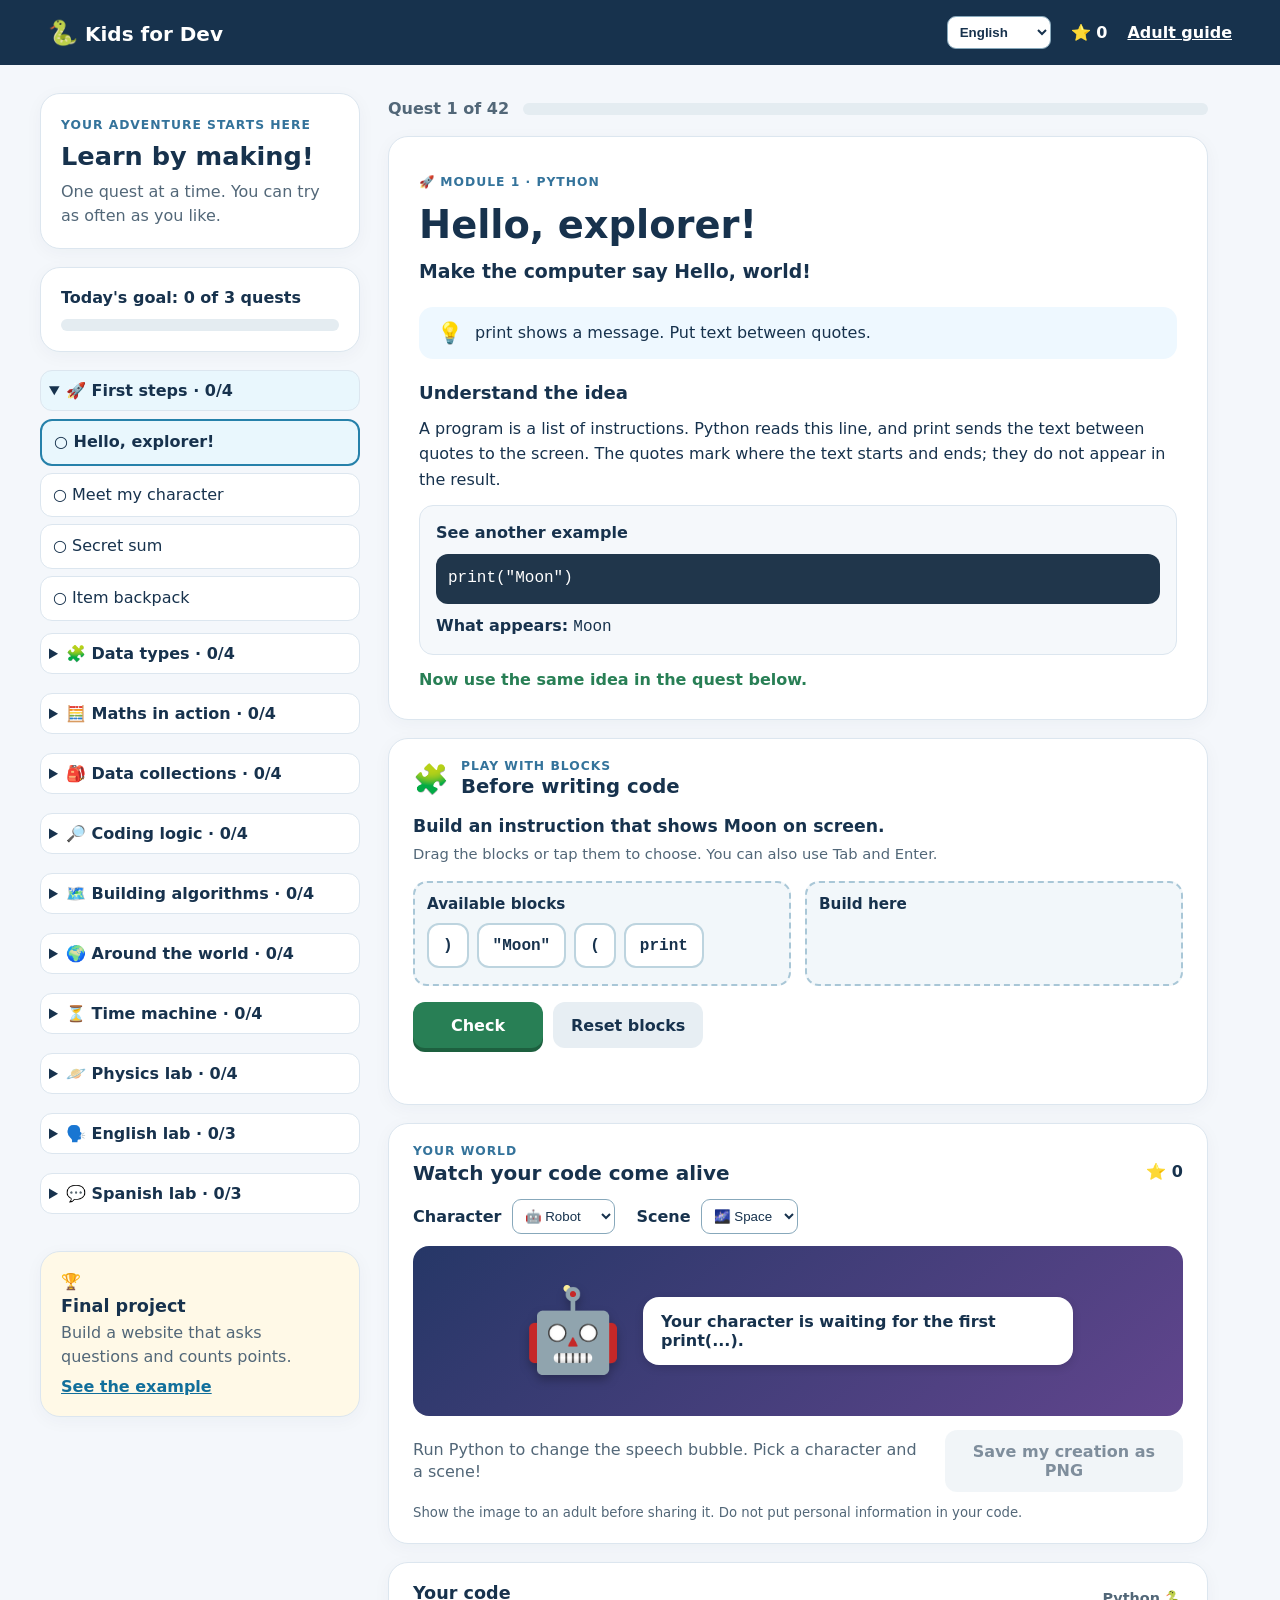
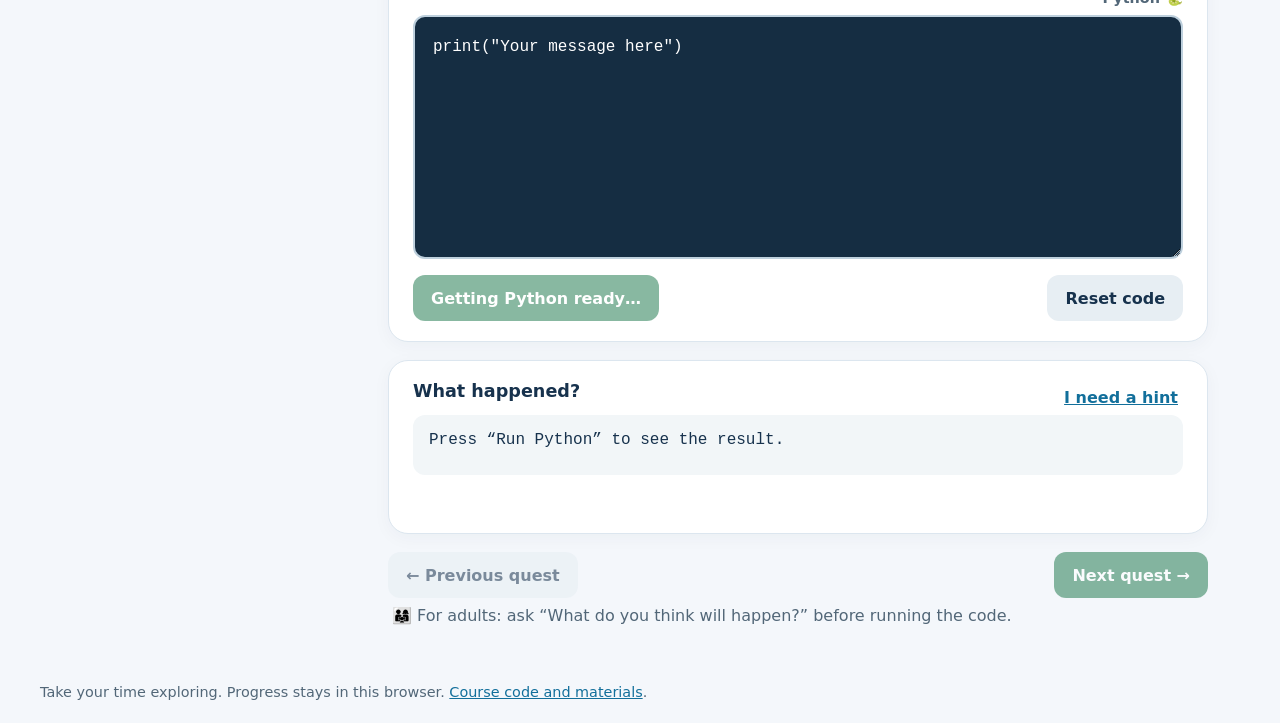
<file: docs/index.html>
<!doctype html>
<html lang="pt-BR">
<head>
  <meta charset="utf-8">
  <meta name="viewport" content="width=device-width, initial-scale=1">
  <meta name="theme-color" content="#17324d">
  <meta id="meta-desc" name="description" content="Missões curtas e divertidas para aprender Python, matemática, geografia, história, física e idiomas.">
  <title>Kids for Dev — Missões de Python</title>
  <link rel="stylesheet" href="styles.css?v=20261025-1">
  <script src="lessons.js?v=20261025-1" defer></script>
  <script src="lesson-en.js?v=20261025-1" defer></script>
  <script src="lesson-es.js?v=20261025-1" defer></script>
  <script src="guides.js?v=20261025-1" defer></script>
  <script src="visual-lessons.js?v=20261025-1" defer></script>
  <script src="i18n-ui.js?v=20261025-1" defer></script>
  <script src="app.js?v=20261025-1" defer></script>
</head>
<body>
  <a class="skip" href="#lesson-title">Ir para a missão</a>
  <header class="topbar">
    <div class="brand"><span aria-hidden="true">🐍</span> Kids for Dev</div>
    <div class="top-actions"><label id="language-label" class="sr-only" for="language">Idioma do curso</label><select id="language" aria-label="Idioma do curso"><option value="pt">Português</option><option value="en">English</option><option value="es">Español</option></select><span id="stars" aria-label="Estrelas ganhas">⭐ 0</span><a id="guide-link" href="https://github.com/humbertogaliza/kids-for-dev/blob/main/GUIA-RESPONSAVEL.md">Guia do adulto</a></div>
  </header>
  <main class="layout">
    <aside class="sidebar" aria-label="Trilha de missões">
      <div class="welcome"><span class="eyebrow" id="welcome-tag">Sua aventura começa aqui</span><h1 id="welcome-title">Aprenda criando!</h1><p id="welcome-desc">Uma missão de cada vez. Você pode tentar quantas vezes quiser.</p></div>
      <div class="daily"><strong id="daily-label">Meta de hoje: 0 de 3 missões</strong><div class="meter" role="progressbar" aria-label="Meta diária" aria-valuemin="0" aria-valuemax="3" aria-valuenow="0" id="daily-meter"><span id="daily-fill"></span></div></div>
      <nav id="modules" aria-label="Módulos do curso"></nav>
      <section class="project-card"><span aria-hidden="true">🏆</span><h2 id="project-title">Projeto final</h2><p id="project-desc">Crie um site que faz perguntas e conta pontos.</p><a id="project-link" href="projeto-final/index.html">Ver o exemplo</a></section>
    </aside>
    <section class="workspace" aria-labelledby="lesson-title">
      <div class="progress-line"><span id="step-label">Missão 1 de 20</span><div class="meter" role="progressbar" aria-label="Progresso do curso" aria-valuemin="0" aria-valuemax="20" aria-valuenow="0" id="course-meter"><span id="course-fill"></span></div></div>
      <article class="lesson-card">
        <p class="eyebrow" id="module-label"></p>
        <h2 id="lesson-title"></h2>
        <p class="goal" id="goal"></p>
        <div class="concept"><span aria-hidden="true">💡</span><p id="concept"></p></div>
        <div class="guide"><h3 id="guide-title">Entenda a ideia</h3><p id="explanation"></p><div class="worked-example"><strong id="example-title">Veja outro exemplo</strong><pre id="example-code"></pre><p><strong id="example-output-title">O que aparece:</strong> <span id="example-output"></span></p></div><p id="guide-bridge" class="guide-bridge">Agora use a mesma ideia no desafio abaixo.</p></div>
        <button id="speak" class="text-button" type="button" hidden>🔊 Ouvir palavra</button>
      </article>
      <section id="visual-card" class="visual-card" aria-labelledby="visual-title" hidden><div class="visual-heading"><span aria-hidden="true">🧩</span><div><p class="eyebrow" id="visual-tag">Pratique com peças</p><h3 id="visual-title">Antes de escrever código</h3></div></div><p id="visual-question"></p><p id="visual-instructions" class="visual-instructions">Arraste as peças ou toque nelas para escolher.</p><div id="visual-area"></div><div class="visual-actions"><button id="visual-check" class="primary" type="button">Conferir</button><button id="visual-reset" class="secondary" type="button">Recomeçar peças</button></div><p id="visual-feedback" role="status" aria-live="polite"></p></section>
      <section class="world-card" aria-labelledby="world-title">
        <div class="world-heading"><div><p class="eyebrow" id="world-tag">Seu mundo</p><h3 id="world-title">Veja seu código ganhar vida</h3></div><span id="world-stars">⭐ 0</span></div>
        <div class="world-controls"><label for="avatar" id="avatar-label">Personagem</label><select id="avatar"><option value="robot">🤖 Robô</option><option value="cat">🐱 Gato</option><option value="dragon">🐉 Dragão</option></select><label for="scene" id="scene-label">Cenário</label><select id="scene"><option value="space">🌌 Espaço</option><option value="forest">🌲 Floresta</option><option value="sea">🌊 Mar</option></select></div>
        <div id="world-scene" class="world-scene space"><span id="world-avatar" class="world-avatar" aria-hidden="true">🤖</span><span id="world-bubble" class="world-bubble">Seu personagem espera pelo primeiro print(...).</span></div>
        <div class="world-actions"><p id="world-help">Rode Python para mudar a fala. Escolha um personagem e um cenário!</p><button id="save-card" class="secondary" type="button">Salvar minha criação em PNG</button></div>
        <p id="world-privacy" class="world-privacy">Mostre a imagem a um adulto antes de compartilhá-la. Não escreva dados pessoais no código.</p>
      </section>
      <section class="editor-card" aria-labelledby="editor-title">
        <div class="editor-heading"><h3 id="editor-title">Seu código</h3><span>Python 🐍</span></div>
        <label id="code-label" class="sr-only" for="code">Escreva seu código Python</label>
        <textarea id="code" rows="8" spellcheck="false" autocomplete="off" autocapitalize="off" autocorrect="off"></textarea>
        <div class="editor-actions"><button id="run" class="primary" type="button" disabled>Preparando Python…</button><button id="reset" class="secondary" type="button">Recomeçar código</button></div>
      </section>
      <section class="result-card" aria-labelledby="result-title"><div class="result-heading"><h3 id="result-title">O que aconteceu?</h3><button id="hint" class="text-button" type="button">Preciso de uma dica</button></div><pre id="output" aria-live="polite">Aperte “Rodar Python” para ver o resultado.</pre><p id="feedback" class="feedback" role="status" aria-live="polite"></p></section>
      <div class="lesson-nav"><button id="previous" class="secondary" type="button">← Missão anterior</button><button id="next" class="primary" type="button" disabled>Próxima missão →</button></div>
      <div class="adult-note"><span aria-hidden="true">👨‍👩‍👧</span> <span id="adult-note-text">Para quem acompanha: pergunte “O que você acha que vai aparecer?” antes de rodar.</span></div>
    </section>
  </main>
  <footer><span id="footer-text">Feito para explorar com calma. O progresso fica só neste navegador.</span> <a id="repo-link" href="https://github.com/humbertogaliza/kids-for-dev">Código e material do curso</a>.</footer>
</body>
</html>
</file>
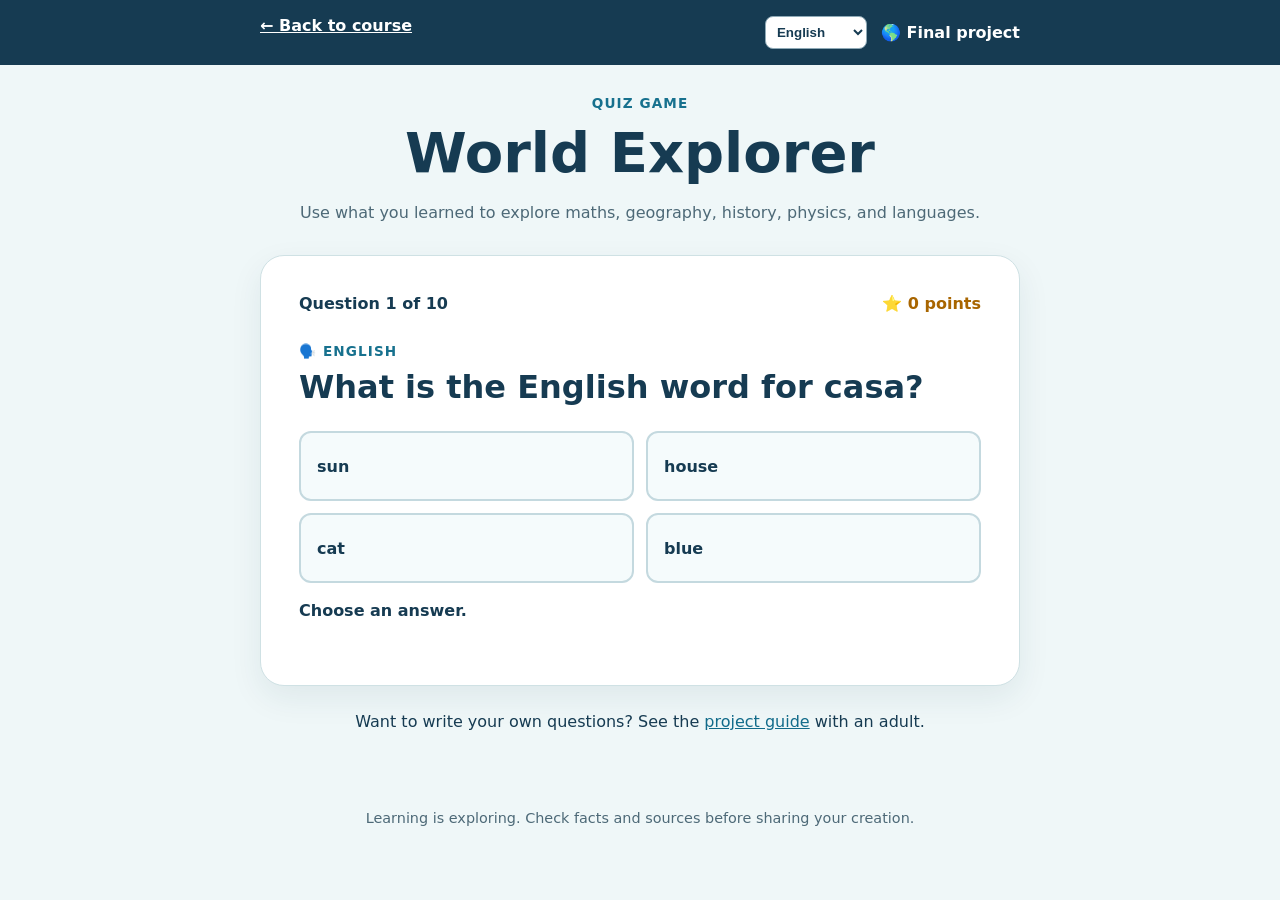
<file: docs/projeto-final/index.html>
<!doctype html>
<html lang="pt-BR">
<head>
  <meta charset="utf-8">
  <meta name="viewport" content="width=device-width, initial-scale=1">
  <meta name="theme-color" content="#163b52">
  <meta id="meta-desc" name="description" content="Um jogo de perguntas criado no Kids for Dev.">
  <title>Explorador do Mundo</title>
  <link rel="stylesheet" href="style.css?v=20261024-2">
  <script src="questions.js?v=20261024-2" defer></script>
  <script src="question-i18n.js?v=20261024-2" defer></script>
  <script src="game.js?v=20261024-2" defer></script>
</head>
<body>
  <header><a id="back" href="../index.html">← Voltar ao curso</a><div class="header-actions"><label class="sr-only" id="language-label" for="language">Idioma</label><select id="language" aria-label="Idioma"><option value="pt">Português</option><option value="en">English</option><option value="es">Español</option></select><span id="project-label">🌎 Projeto final</span></div></header>
  <main>
    <div class="hero"><span class="eyebrow" id="hero-tag">Jogo de perguntas</span><h1 id="hero-title">Explorador do Mundo</h1><p id="hero-desc">Use o que aprendeu para viajar pela matemática, geografia, história, física e idiomas.</p></div>
    <section class="game" aria-labelledby="question"><div class="score"><span id="round">Pergunta 1</span><strong id="score">⭐ 0 pontos</strong></div><p id="topic" class="topic"></p><h2 id="question"></h2><div id="choices" class="choices"></div><p id="feedback" role="status" aria-live="polite"></p><button id="next" type="button" hidden>Próxima pergunta →</button></section>
    <p class="tip"><span id="tip-text">Quer criar perguntas próprias? Veja o</span> <a id="project-guide" href="https://github.com/humbertogaliza/kids-for-dev/blob/main/projeto-final/README.md">guia do projeto</a> <span id="tip-end">com um adulto.</span></p>
  </main>
  <footer id="footer-text">Aprender é explorar. Confira fatos e fontes antes de compartilhar sua criação.</footer>
</body>
</html>
</file>
<file: docs/styles.css>
:root{font-family:system-ui,-apple-system,"Segoe UI",sans-serif;color:#17324d;background:#f4f7fb;font-size:16px}*{box-sizing:border-box}body{margin:0}button,textarea{font:inherit}button{cursor:pointer}a{color:#126f9b}a:focus-visible,button:focus-visible,textarea:focus-visible{outline:3px solid #f5a623;outline-offset:3px}.skip{position:absolute;left:-9999px;top:8px;background:#fff;padding:8px;z-index:5}.skip:focus{left:8px}.sr-only{position:absolute;width:1px;height:1px;padding:0;margin:-1px;overflow:hidden;clip:rect(0,0,0,0);white-space:nowrap;border:0}.topbar{background:#17324d;color:#fff;padding:16px clamp(16px,4vw,48px);display:flex;justify-content:space-between;align-items:center;gap:16px}.brand{font-weight:900;font-size:1.25rem}.brand span{font-size:1.5rem}.top-actions{display:flex;align-items:center;gap:20px;font-weight:700}.top-actions a{color:#fff}.layout{display:grid;grid-template-columns:minmax(260px,320px) minmax(0,820px);gap:28px;max-width:1240px;padding:28px 20px 50px;margin:auto}.sidebar{display:flex;flex-direction:column;gap:18px}.welcome,.daily,.project-card,.lesson-card,.editor-card,.result-card{background:#fff;border:1px solid #dce6ef;border-radius:20px;box-shadow:0 4px 18px #17324d0a}.welcome,.daily,.project-card{padding:20px}.welcome h1{font-size:1.6rem;line-height:1.2;margin:8px 0}.welcome p,.project-card p{margin:0;color:#526778;line-height:1.5}.eyebrow{text-transform:uppercase;letter-spacing:.08em;font-size:.77rem;font-weight:900;color:#34739b}.daily strong{display:block;margin-bottom:12px}.meter{height:12px;background:#e4ecf1;border-radius:999px;overflow:hidden}.meter span{display:block;height:100%;width:0;background:#65bd63;border-radius:999px;transition:width .3s}.module{margin-bottom:12px}.module-heading{font-weight:800;margin:0 0 7px;padding:0 5px}.mission-list{display:grid;gap:7px}.mission{width:100%;text-align:left;border:1px solid #dce6ef;border-radius:12px;background:#fff;color:#17324d;padding:11px 12px;line-height:1.3;display:flex;gap:9px;align-items:center}.mission:hover:not(:disabled){background:#edf7fc}.mission[aria-current="step"]{border:2px solid #2681aa;background:#e9f7fd;font-weight:800}.mission:disabled{opacity:.55;cursor:not-allowed}.project-card{background:#fff9e7}.project-card h2{font-size:1.1rem;margin:5px 0}.project-card a{font-weight:800;display:inline-block;margin-top:8px}.workspace{min-width:0}.progress-line{display:flex;align-items:center;gap:14px;margin:6px 0 18px;font-weight:800;color:#526778}.progress-line .meter{flex:1}.lesson-card{padding:26px 30px;margin-bottom:18px}.lesson-card h2{font-size:clamp(1.7rem,3vw,2.4rem);margin:7px 0 10px}.goal{font-size:1.18rem;font-weight:700;line-height:1.5;margin:0 0 22px}.concept{display:flex;gap:12px;align-items:flex-start;background:#eef8ff;border-radius:14px;padding:14px 18px}.concept span{font-size:1.3rem}.concept p{margin:0;line-height:1.5}.editor-card,.result-card{padding:20px 24px;margin-bottom:18px}.editor-heading,.result-heading{display:flex;justify-content:space-between;align-items:center;gap:10px}.editor-heading h3,.result-heading h3{margin:0 0 12px;font-size:1.1rem}.editor-heading span{color:#526778;font-weight:700;font-size:.9rem}textarea{display:block;width:100%;resize:vertical;border:2px solid #bed0dd;border-radius:12px;background:#152d42;color:#fff;padding:18px;line-height:1.6;font-family:ui-monospace,SFMono-Regular,Consolas,monospace;font-size:1rem;tab-size:4;min-height:180px}.editor-actions,.lesson-nav{display:flex;gap:12px;justify-content:space-between;flex-wrap:wrap;margin-top:16px}button.primary,button.secondary{border:0;border-radius:12px;padding:12px 18px;font-weight:800;min-height:46px}button.primary{background:#287f55;color:#fff;box-shadow:0 4px 0 #1d603f}button.primary:hover:not(:disabled){background:#226e49}button.secondary{background:#e7eef3;color:#17324d}button.secondary:hover:not(:disabled){background:#d8e8f0}button:disabled{opacity:.55;cursor:not-allowed;box-shadow:none}.text-button{border:0;background:none;color:#126f9b;text-decoration:underline;font-weight:800;padding:5px}pre{white-space:pre-wrap;overflow-wrap:anywhere;background:#f2f6f8;border-radius:12px;padding:16px;min-height:60px;margin:2px 0 0;font-family:ui-monospace,SFMono-Regular,Consolas,monospace}.feedback{font-weight:700;line-height:1.5;margin:14px 0 0;min-height:1.5em}.feedback.good{color:#1d7047}.feedback.try{color:#9c5d00}.feedback.error{color:#a12d35}.adult-note{color:#526778;line-height:1.5;padding:6px 4px}footer{max-width:1240px;margin:0 auto;padding:0 20px 25px;color:#526778;font-size:.9rem}@media(max-width:760px){.layout{display:flex;flex-direction:column;padding:18px 14px 40px}.workspace{order:-1}.sidebar nav{display:grid;grid-template-columns:repeat(2,minmax(0,1fr));gap:10px}.module{margin:0}.welcome,.daily,.project-card{padding:16px}.lesson-card{padding:22px}.editor-card,.result-card{padding:17px}.topbar{padding:14px}.top-actions{gap:10px;font-size:.85rem}}@media(max-width:520px){.sidebar nav{grid-template-columns:1fr}.lesson-nav button{flex:1}.top-actions a{display:none}}
#language{border:1px solid #87a8bb;border-radius:9px;background:#fff;color:#17324d;padding:7px 8px;font-weight:700;max-width:125px}#speak{margin-top:12px}@media(max-width:520px){.topbar{gap:8px}.top-actions{gap:7px}#language{max-width:108px;padding:6px;font-size:.82rem}.brand{font-size:1.04rem}}
.world-card{background:#fff;border:1px solid #dce6ef;border-radius:20px;box-shadow:0 4px 18px #17324d0a;padding:20px 24px;margin-bottom:18px}.world-heading,.world-actions{display:flex;align-items:center;justify-content:space-between;gap:16px}.world-heading h3{margin:3px 0 14px;font-size:1.25rem}.world-heading .eyebrow{margin:0}.world-heading>span{font-weight:900;white-space:nowrap}.world-controls{display:flex;align-items:center;gap:10px;flex-wrap:wrap;margin-bottom:12px}.world-controls label{font-weight:700}.world-controls select{border:1px solid #87a8bb;border-radius:9px;background:#fff;color:#17324d;padding:8px;margin-right:12px}.world-scene{min-height:170px;border-radius:16px;display:flex;align-items:center;justify-content:center;gap:20px;padding:20px;overflow:hidden}.world-scene.space{background:radial-gradient(circle at 20% 25%,#fef09b 0 3px,transparent 4px),radial-gradient(circle at 75% 45%,#fff 0 2px,transparent 3px),linear-gradient(140deg,#263767,#61458d);color:#fff}.world-scene.forest{background:linear-gradient(160deg,#c8ebef 0 48%,#83bd83 49% 75%,#48885a 76%);color:#17324d}.world-scene.sea{background:linear-gradient(170deg,#a6e6f5 0 48%,#43b6d2 49% 70%,#167baf 71%);color:#17324d}.world-avatar{font-size:clamp(3rem,8vw,5rem);line-height:1.2;filter:drop-shadow(0 5px 5px #0004);transition:transform .3s}.world-scene.celebrate .world-avatar{transform:translateY(-12px) rotate(-7deg)}.world-bubble{background:#fff;color:#17324d;border-radius:16px;padding:15px 18px;max-width:min(70%,430px);font-weight:800;overflow-wrap:anywhere;box-shadow:0 3px 9px #0002}.world-actions{margin-top:14px}.world-actions p{margin:0;line-height:1.4;color:#526778}.world-privacy{font-size:.83rem;color:#526778;margin:12px 0 0;line-height:1.4}@media(max-width:640px){.world-card{padding:17px}.world-actions{align-items:stretch;flex-direction:column}.world-bubble{max-width:72%}}@media(prefers-reduced-motion:reduce){.world-avatar{transition:none}.world-scene.celebrate .world-avatar{transform:none}}
.module-heading{cursor:pointer;list-style-position:inside;padding:10px 8px;background:#fff;border:1px solid #dce6ef;border-radius:12px}.module[open] .module-heading{margin-bottom:8px;background:#e9f7fd}.module-heading:focus-visible{outline:3px solid #f5a623;outline-offset:3px}
.guide{margin-top:20px;line-height:1.6}.guide h3{margin:0 0 8px;font-size:1.13rem}.guide p{margin:0 0 12px}.worked-example{background:#f5f8fb;border:1px solid #dce6ef;border-radius:14px;padding:14px 16px}.worked-example pre{background:#20364b;color:#fff;min-height:0;margin:9px 0;padding:12px;white-space:pre-wrap}.worked-example p{margin:0}.worked-example #example-output{font-family:ui-monospace,Consolas,monospace;white-space:pre-wrap}.guide-bridge{font-weight:700;color:#287f55;margin-top:12px!important;margin-bottom:0!important}.visual-card{background:#fff;border:1px solid #dce6ef;border-radius:20px;box-shadow:0 4px 18px #17324d0a;padding:20px 24px;margin-bottom:18px}.visual-card[hidden]{display:none}.visual-heading{display:flex;align-items:center;gap:12px}.visual-heading>span{font-size:1.8rem}.visual-heading .eyebrow{margin:0}.visual-heading h3{margin:2px 0 0;font-size:1.23rem}#visual-question{font-weight:800;font-size:1.08rem;line-height:1.45;margin:16px 0 4px}.visual-instructions{color:#526778;margin:0 0 16px;font-size:.92rem;line-height:1.5}.visual-columns{display:grid;grid-template-columns:1fr 1fr;gap:14px}.visual-box{min-height:105px;background:#f2f7fa;border:2px dashed #a9c7d7;border-radius:14px;padding:12px}.visual-box.drag-over{border-color:#287f55;background:#e6f7ed}.visual-box h4{font-size:.95rem;margin:0 0 10px}.visual-pieces{display:flex;flex-wrap:wrap;gap:8px}.visual-piece,.visual-option{border:2px solid #bdd4df;border-radius:12px;background:#fff;color:#17324d;padding:10px 14px;font-weight:800;min-height:45px}.visual-piece{font-family:ui-monospace,Consolas,monospace;touch-action:manipulation}.visual-piece:hover,.visual-option:hover{background:#e9f7fd}.visual-piece[aria-pressed="true"],.visual-option[aria-pressed="true"]{border-color:#287f55;background:#dcf5e7}.visual-options{display:grid;grid-template-columns:repeat(3,minmax(0,1fr));gap:10px}.visual-option{overflow-wrap:anywhere}.visual-actions{display:flex;gap:10px;flex-wrap:wrap;margin-top:16px}.visual-actions button{min-width:130px}#visual-feedback{font-weight:750;line-height:1.5;min-height:1.5em;margin:12px 0 0}#visual-feedback.good{color:#1d7047}#visual-feedback.try{color:#9c5d00}@media(max-width:640px){.visual-card{padding:17px}.visual-columns,.visual-options{grid-template-columns:1fr}}
.visual-place{border:1px dashed #287f55;background:#fff;color:#176342;border-radius:10px;padding:8px 10px;margin-bottom:10px;font-weight:800;min-height:44px}.visual-place:disabled{opacity:.6}.visual-box .visual-pieces:empty{min-height:18px}
</file>
<file: docs/projeto-final/style.css>
:root{font-family:system-ui,-apple-system,"Segoe UI",sans-serif;background:#eff7f8;color:#163b52}*{box-sizing:border-box}body{margin:0}button{font:inherit;cursor:pointer}a{color:#126b8a}a:focus-visible,button:focus-visible{outline:3px solid #ee9d30;outline-offset:3px}header{background:#163b52;color:#fff;padding:16px max(20px,calc((100vw - 760px)/2));display:flex;justify-content:space-between;gap:20px;font-weight:800}header a{color:#fff}main{max-width:800px;margin:auto;padding:28px 20px 60px}.hero{text-align:center}.hero h1{font-size:clamp(2.2rem,6vw,3.5rem);margin:8px 0}.hero p{line-height:1.5;color:#4d6977}.eyebrow,.topic{text-transform:uppercase;letter-spacing:.08em;font-weight:900;color:#17718e;font-size:.85rem}.game{background:#fff;border:1px solid #cfe1e4;border-radius:24px;padding:clamp(20px,5vw,38px);box-shadow:0 12px 32px #163b5214;margin-top:30px}.score{display:flex;justify-content:space-between;gap:16px;font-weight:800}.score strong{color:#a86500}.topic{margin:30px 0 7px}.game h2{font-size:clamp(1.45rem,4vw,2rem);margin:0 0 22px;line-height:1.35}.choices{display:grid;grid-template-columns:repeat(2,minmax(0,1fr));gap:12px}.choices button{border:2px solid #c4d9df;background:#f5fbfc;color:#163b52;border-radius:12px;padding:16px;text-align:left;font-weight:700;min-height:70px}.choices button:hover:not(:disabled){background:#e0f4f7}.choices button.correct{background:#def7df;border-color:#248044}.choices button.wrong{background:#fff0ed;border-color:#c24842}.choices button:disabled{cursor:default}#feedback{min-height:2em;line-height:1.5;font-weight:700}#next{border:0;border-radius:12px;background:#287f55;color:white;padding:14px 18px;font-weight:800}.tip{line-height:1.5;text-align:center;margin-top:24px}footer{color:#4d6977;text-align:center;padding:0 20px 25px;font-size:.9rem}@media(max-width:560px){.choices{grid-template-columns:1fr}}
.sr-only{position:absolute;width:1px;height:1px;padding:0;margin:-1px;overflow:hidden;clip:rect(0,0,0,0);white-space:nowrap;border:0}.header-actions{display:flex;align-items:center;gap:14px}#language{border:1px solid #8faab7;border-radius:8px;background:#fff;color:#163b52;padding:7px;font-weight:700}#language:focus-visible{outline:3px solid #ee9d30;outline-offset:3px}@media(max-width:560px){header{align-items:center}.header-actions{gap:8px}#project-label{display:none}}
</file>
